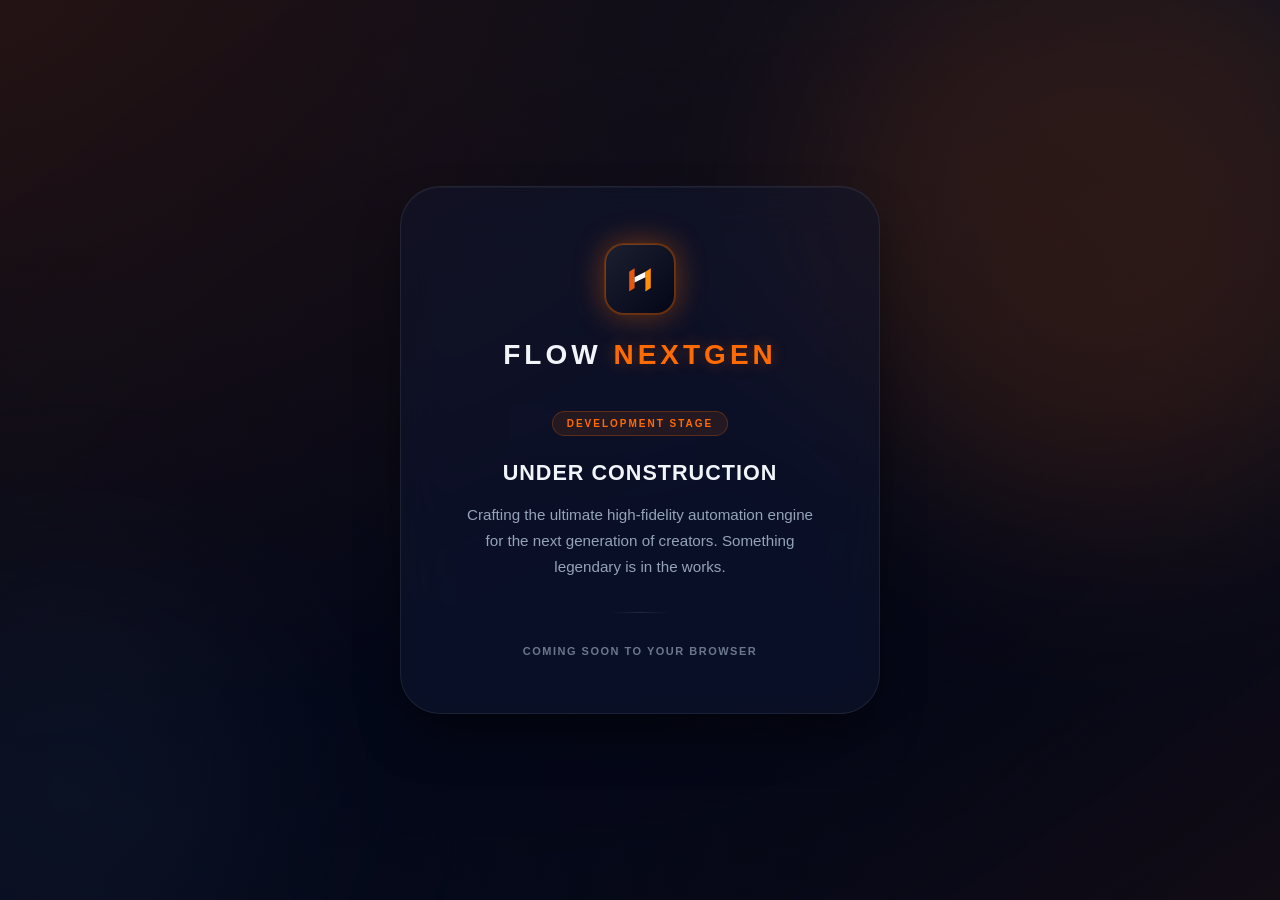
<file: index.html>
<!DOCTYPE html>
<html lang="en">
<head>
    <meta charset="UTF-8">
    <meta name="viewport" content="width=device-width, initial-scale=1.0">
    <title>Flow NextGen | Coming Soon</title>
    <link rel="stylesheet" href="styles.css">
</head>
<body>
    <div class="mesh-container">
        <div class="mesh-gradient"></div>
        <div class="glow-orb" style="width: 600px; height: 600px; top: -10%; right: -10%;"></div>
        <div class="glow-orb" style="width: 400px; height: 400px; bottom: -10%; left: -10%; background: #1e293b; opacity: 0.3;"></div>
    </div>

    <div class="glass-card">
        <div class="logo-container">
            <div class="logo-icon">
                <svg viewBox="0 0 100 100" fill="none" xmlns="http://www.w3.org/2000/svg" width="36" height="36">
                    <path d="M 20 30 L 20 85 L 35 75 L 35 20 Z" fill="#E54D00" />
                    <path d="M 65 30 L 65 85 L 80 75 L 80 20 Z" fill="#FF8A00" />
                    <path d="M 35 45 L 65 30 L 65 45 L 35 60 Z" fill="#FFFFFF" />
                    <path d="M 20 30 L 27 25 L 35 20 L 28 25 Z" fill="#FFB380" opacity="0.5" />
                </svg>
            </div>
            <h1 class="brand-name">Flow <span>NextGen</span></h1>
        </div>

        <div class="status-section">
            <div class="badge">Development Stage</div>
            <h2>Under Construction</h2>
            <p>
                Crafting the ultimate high-fidelity automation engine for the next generation of creators. Something legendary is in the works.
            </p>
            
            <div class="divider"></div>
            
            <div class="footer-hint">
                Coming soon to your browser
            </div>
        </div>
    </div>
</body>
</html>
</file>
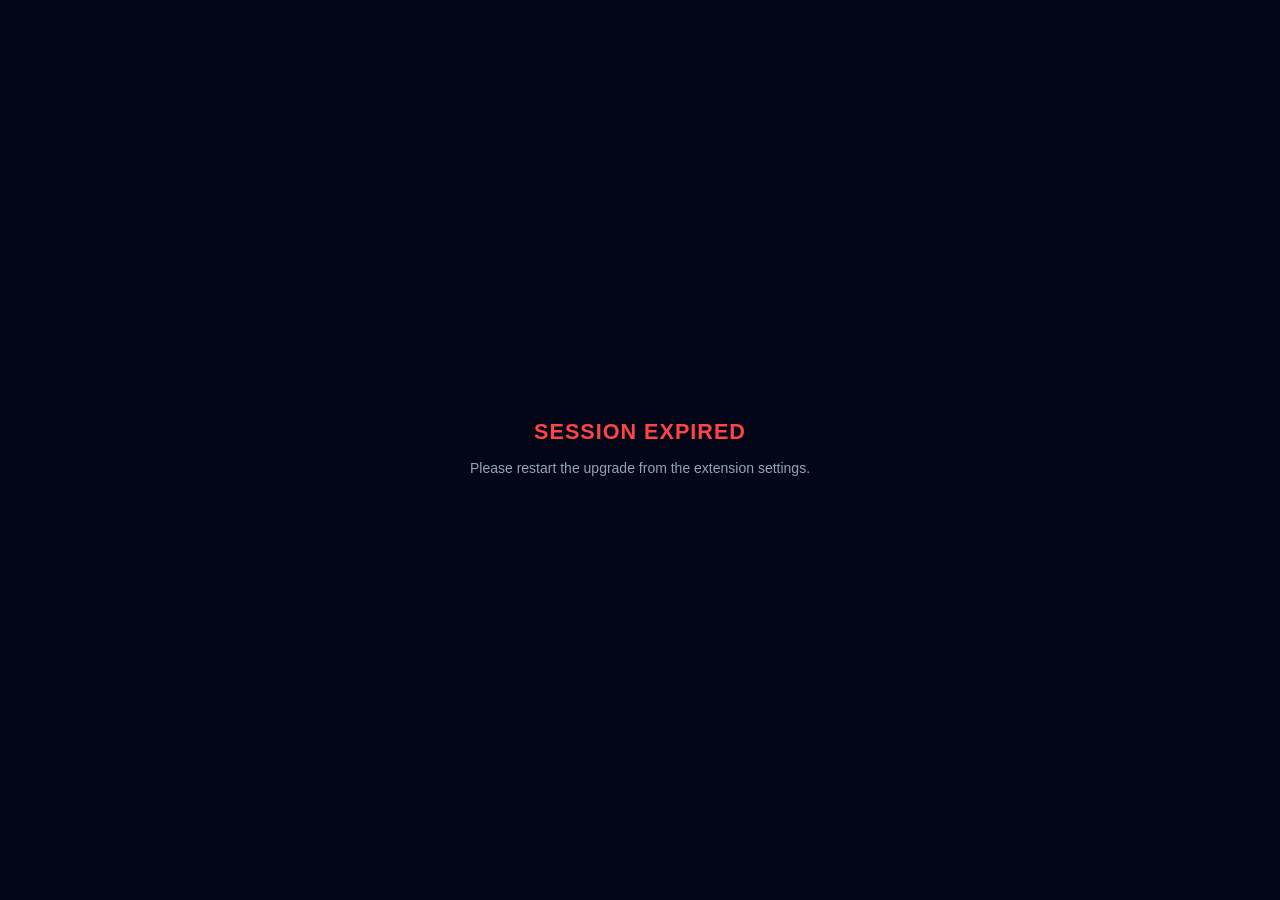
<file: pay.html>
<!DOCTYPE html>
<html lang="en">
<head>
    <meta charset="UTF-8">
    <meta name="viewport" content="width=device-width, initial-scale=1.0">
    <title>Subscribe | Flow NextGen</title>
    <link rel="stylesheet" href="styles.css">
    <script src="https://cdn.paddle.com/paddle/v2/paddle.js"></script>
    <style>
        .split-layout {
            display: flex;
            width: 100%;
            max-width: 940px;
            background: rgba(15, 23, 42, 0.4);
            backdrop-filter: blur(32px) saturate(180%);
            -webkit-backdrop-filter: blur(32px) saturate(180%);
            border: 1px solid rgba(255, 255, 255, 0.08);
            border-radius: 2rem;
            box-shadow: 0 40px 100px -20px rgba(0, 0, 0, 0.8);
            position: relative;
            z-index: 10;
            overflow: hidden;
            flex-direction: column;
            margin: 20px;
        }

        @media (min-width: 850px) {
            .split-layout {
                flex-direction: row;
                min-height: 480px;
            }
        }

        .split-left {
            flex: 0.7;
            padding: 1.5rem 1.5rem;
            display: flex;
            flex-direction: column;
            align-items: center;
            text-align: center;
            border-bottom: 1px solid rgba(255, 255, 255, 0.08);
            min-height: 100%; /* Ensure it fills parent height */
        }

        @media (min-width: 850px) {
            .split-left {
                border-bottom: none;
                border-right: 1px solid rgba(255, 255, 255, 0.08);
                padding: 2rem 1.5rem;
            }
        }

        .split-right {
            flex: 1.3;
            padding: 0.5rem 1.5rem;
            background: rgba(2, 6, 23, 0.2);
            display: flex;
            align-items: center;
            justify-content: center;
            position: relative;
        }

        .brand-name {
            font-size: 1.25rem;
            font-weight: 800;
            margin-top: 0.5rem;
            letter-spacing: -0.5px;
            line-height: 1.2;
            text-transform: none;
            display: flex;
            flex-direction: column;
            gap: 2px;
        }

        .brand-prefix {
            font-size: 0.75rem;
            color: rgba(255, 255, 255, 0.6) !important;
            text-transform: none;
            letter-spacing: 0.5px;
            font-weight: 600;
        }

        .brand-white { color: #ffffff !important; }
        .brand-orange { color: #ff6b00 !important; }

        .tagline {
            font-size: 0.8rem;
            color: var(--steel);
            line-height: 1.5;
            margin-top: 0.4rem;
            max-width: 240px;
        }

        /* CENTER CONTENT WRAPPER */
        .content-middle {
            margin: auto 0;
            width: 100%;
            display: flex;
            flex-direction: column;
            align-items: center;
            padding: 1rem 0;
        }

        .receipt-card {
            background: rgba(255, 255, 255, 0.03);
            border: 1px solid rgba(255, 255, 255, 0.05);
            border-radius: 1rem;
            padding: 1rem;
            width: 100%;
        }

        .receipt-row {
            display: flex;
            justify-content: space-between;
            margin-bottom: 0.3rem;
            font-size: 11px;
            color: var(--steel);
        }

        .receipt-total {
            border-top: 1px solid rgba(255, 255, 255, 0.1);
            padding-top: 0.5rem;
            margin-top: 0.5rem;
            font-weight: 800;
            font-size: 14px;
            color: #ff6b00;
        }

        .features-grid {
            display: grid;
            grid-template-columns: 1fr 1fr;
            gap: 8px;
            margin-top: 1rem;
            width: 100%;
            justify-items: center;
        }

        .feature-item {
            font-size: 10px;
            color: var(--steel);
            display: flex;
            align-items: center;
            gap: 5px;
            text-align: left;
            width: 110px;
        }

        .feature-item svg {
            color: #ff6b00;
            flex-shrink: 0;
        }

        /* PIN TO BOTTOM SECTION */
        .trust-section {
            margin-top: auto;
            width: 100%;
            display: flex;
            flex-direction: column;
            align-items: center;
            padding-top: 1.5rem;
        }

        .trust-badge {
            display: flex;
            align-items: center;
            justify-content: center;
            gap: 6px;
            font-size: 8px;
            text-transform: uppercase;
            letter-spacing: 1px;
            color: var(--steel);
            font-weight: 700;
            opacity: 0.6;
        }

        .legal-footer {
            display: flex;
            justify-content: center;
            gap: 12px;
            font-size: 8px;
            margin-top: 8px;
            opacity: 0.5;
            width: 100%;
        }

        .legal-footer a {
            color: var(--steel);
            text-decoration: none;
            transition: color 0.2s;
        }

        .legal-footer a:hover {
            color: #ffffff;
        }

        .checkout-frame {
            width: 100%;
            min-height: 340px;
        }
    </style>
</head>
<body>
    <div class="mesh-container">
        <div class="mesh-gradient"></div>
        <div class="glow-orb" style="width: 600px; height: 600px; top: -10%; left: -10%;"></div>
    </div>

    <div class="split-layout">
        <div class="split-left">
            <div class="logo-icon" style="width: 72px; height: 72px; padding: 12px; border-radius: 20px;">
                <svg viewBox="0 0 100 100" fill="none" xmlns="http://www.w3.org/2000/svg" width="100%" height="100%">
                    <path d="M 20 30 L 20 85 L 35 75 L 35 20 Z" fill="#E54D00" />
                    <path d="M 65 30 L 65 85 L 80 75 L 80 20 Z" fill="#FF8A00" />
                    <path d="M 35 45 L 65 30 L 65 45 L 35 60 Z" fill="#FFFFFF" />
                </svg>
            </div>
            
            <h1 class="brand-name">
                <span class="brand-prefix" style="color: rgba(255, 255, 255, 0.6) !important;">Subscribe to</span>
                <span><span class="brand-white" style="color: #ffffff !important;">FLOW</span><span class="brand-orange" style="color: #ff6b00 !important;">NextGen</span></span>
            </h1>
            <p class="tagline">Next-generation automation for Creators.</p>

            <div class="content-middle">
                <div class="receipt-card">
                    <div class="receipt-row">
                        <span>Plan</span>
                        <span style="color: var(--frost);">Flow NextGen Pro</span>
                    </div>
                    <div class="receipt-row">
                        <span>Subtotal</span>
                        <span id="dynamic-subtotal">Calculating...</span>
                    </div>
                    <div class="receipt-row">
                        <span>Tax</span>
                        <span id="dynamic-tax">--</span>
                    </div>
                    <div class="receipt-total">
                        <span>Total Due Today</span>
                        <span id="dynamic-total">Calculating...</span>
                    </div>
                </div>

                <div class="features-grid">
                    <div class="feature-item">
                        <svg width="12" height="12" viewBox="0 0 24 24" fill="none" stroke="currentColor" stroke-width="3" stroke-linecap="round" stroke-linejoin="round"><polyline points="20 6 9 17 4 12"></polyline></svg>
                        Unlimited Queue
                    </div>
                    <div class="feature-item">
                        <svg width="12" height="12" viewBox="0 0 24 24" fill="none" stroke="currentColor" stroke-width="3" stroke-linecap="round" stroke-linejoin="round"><polyline points="20 6 9 17 4 12"></polyline></svg>
                        Batch 4K DL
                    </div>
                    <div class="feature-item">
                        <svg width="12" height="12" viewBox="0 0 24 24" fill="none" stroke="currentColor" stroke-width="3" stroke-linecap="round" stroke-linejoin="round"><polyline points="20 6 9 17 4 12"></polyline></svg>
                        Character Pro
                    </div>
                    <div class="feature-item">
                        <svg width="12" height="12" viewBox="0 0 24 24" fill="none" stroke="currentColor" stroke-width="3" stroke-linecap="round" stroke-linejoin="round"><polyline points="20 6 9 17 4 12"></polyline></svg>
                        Priority Flow
                    </div>
                </div>
            </div>

            <div class="trust-section">
                <div class="trust-badge">
                    <svg width="10" height="10" viewBox="0 0 24 24" fill="none" stroke="currentColor" stroke-width="2.5" stroke-linecap="round" stroke-linejoin="round"><rect x="3" y="11" width="18" height="11" rx="2" ry="2"></rect><path d="M7 11V7a5 5 0 0 1 10 0v4"></path></svg>
                    Secure Checkout &bull; Powered by Paddle
                </div>

                <div class="legal-footer">
                    <a href="https://flownextgen.netlify.app/terms" target="_blank">Terms</a>
                    <a href="https://flownextgen.netlify.app/privacy" target="_blank">Privacy</a>
                    <a href="mailto:support.flownextgen@gmail.com">Contact</a>
                </div>
            </div>
        </div>
        
        <div class="split-right">
            <div class="checkout-frame" id="checkout-frame">
                <div class="loader-wrap" id="checkout-loader">
                    <div class="spinner"></div>
                    <div style="font-size: 10px; font-weight: 800; text-transform: uppercase; letter-spacing: 1.5px; color: var(--steel);">Initializing Secure Gateway</div>
                </div>
            </div>
        </div>
    </div>

    <script>
        const urlParams = new URLSearchParams(window.location.search);
        const email = urlParams.get('email');
        const transactionId = urlParams.get('_ptxn');

        if (transactionId) {
            const cleanUrl = new URL(window.location.href);
            cleanUrl.searchParams.delete('_ptxn');
            window.history.replaceState({}, document.title, cleanUrl.toString());
        }

        if (!transactionId) {
            document.body.innerHTML = `
                <div style="display: flex; align-items: center; justify-content: center; height: 100vh; text-align: center; color: #ff4444;">
                    <div>
                        <h2 style="margin-bottom: 12px;">Session Expired</h2>
                        <p style="color: var(--steel); font-size: 14px;">Please restart the upgrade from the extension settings.</p>
                    </div>
                </div>
            `;
        } else {
            try {
                Paddle.Environment.set('sandbox'); 
                
                Paddle.Initialize({ 
                    token: 'test_642b6f7a9376de533fddfde430b',
                    checkout: {
                        settings: {
                            displayMode: "inline",
                            frameTarget: "checkout-frame",
                            frameInitialHeight: 340,
                            frameStyle: "width: 100%; min-width: 312px; background-color: transparent; border: none;",
                            theme: "dark",
                            allowLogout: false
                        }
                    },
                    eventCallback: function(event) {
                        if (event.name === 'checkout.loaded' || event.name === 'checkout.updated') {
                            document.getElementById('checkout-loader').style.display = 'none';
                            
                            const data = event.data;
                            if (data && data.totals) {
                                const totals = data.totals;
                                const currency = data.currency_code === 'USD' ? '$' : (data.currency_code || '$');
                                
                                const subtotal = parseFloat(totals.subtotal).toFixed(2);
                                const tax = parseFloat(totals.tax).toFixed(2);
                                const total = parseFloat(totals.total).toFixed(2);

                                document.getElementById('dynamic-subtotal').innerText = currency + subtotal;
                                document.getElementById('dynamic-tax').innerText = currency + tax;
                                document.getElementById('dynamic-total').innerText = currency + total;
                            }
                        }
                        if (event.name === 'checkout.completed') {
                            window.location.href = 'success.html';
                        }
                        if (event.name === 'checkout.closed') {
                            document.body.innerHTML = `
                                <div style="display: flex; align-items: center; justify-content: center; height: 100vh; text-align: center;">
                                    <div>
                                        <h2 style="margin-bottom: 16px;">Checkout Canceled</h2>
                                        <p style="color: var(--steel); font-size: 14px; margin-bottom: 24px;">The transaction was closed. You can safely close this tab.</p>
                                        <button onclick="window.close()" class="btn" style="max-width: 200px;">Close Window</button>
                                    </div>
                                </div>
                            `;
                        }
                    }
                });

                 Paddle.Checkout.open({
                    transactionId: transactionId,
                    customer: {
                        email: email
                    }
                });
            } catch (err) {
                console.error("Initialization Error:", err);
            }
        }
    </script>
</body>
</html>
</file>
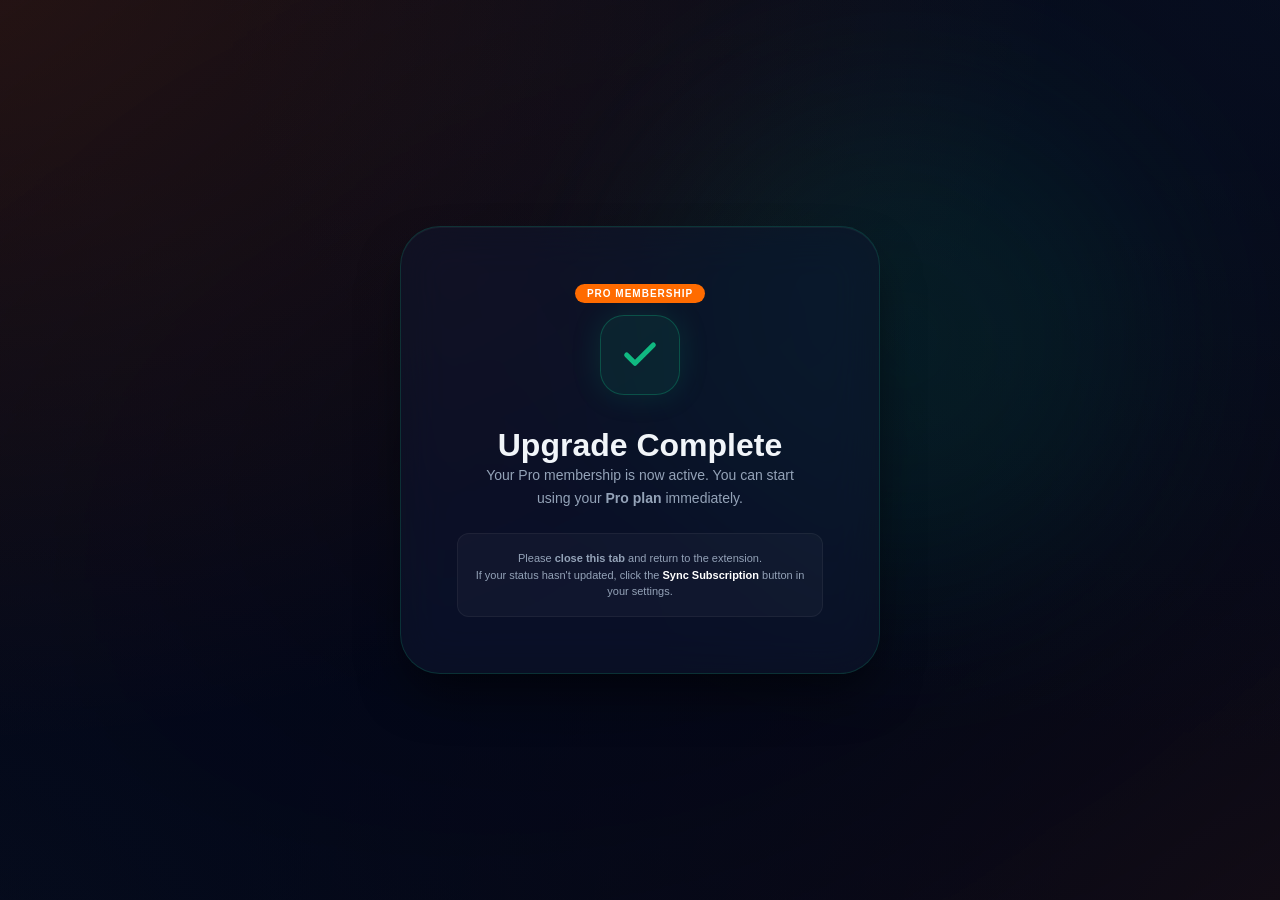
<file: success.html>
<!DOCTYPE html>
<html lang="en">
<head>
    <meta charset="UTF-8">
    <meta name="viewport" content="width=device-width, initial-scale=1.0">
    <title>Upgrade Complete | Flow NextGen</title>
    <link rel="stylesheet" href="styles.css">
    <style>
        .icon-container {
            width: 80px;
            height: 80px;
            margin: 0 auto 32px;
            background: rgba(16, 185, 129, 0.1);
            border: 1px solid rgba(16, 185, 129, 0.3);
            border-radius: 24px;
            display: flex;
            align-items: center;
            justify-content: center;
            color: var(--emerald);
            box-shadow: 0 0 30px rgba(16, 185, 129, 0.15);
        }
        .pro-badge {
            background: #ff6b00;
            color: #ffffff;
            font-size: 10px;
            font-weight: 900;
            padding: 4px 12px;
            border-radius: 100px;
            text-transform: uppercase;
            letter-spacing: 1px;
            margin-bottom: 12px;
            display: inline-block;
        }
    </style>
</head>
<body>
    <div class="mesh-container">
        <div class="mesh-gradient"></div>
        <div class="glow-orb" style="width: 500px; height: 500px; top: 10%; right: 10%; background: var(--emerald); opacity: 0.1;"></div>
    </div>

    <div class="glass-card" style="border-color: rgba(16, 185, 129, 0.2); text-align: center;">
        <div class="pro-badge">Pro Membership</div>
        <div class="icon-container">
            <svg width="40" height="40" viewBox="0 0 24 24" fill="none" stroke="currentColor" stroke-width="3" stroke-linecap="round" stroke-linejoin="round">
                <polyline points="20 6 9 17 4 12"></polyline>
            </svg>
        </div>
        <h1>Upgrade Complete</h1>
        <p style="color: var(--steel); font-size: 14px; line-height: 1.6; max-width: 320px; margin: 0 auto 24px;">Your Pro membership is now active. You can start using your <strong>Pro plan</strong> immediately.</p>
        
        <div style="background: rgba(255, 255, 255, 0.03); border: 1px solid rgba(255, 255, 255, 0.05); border-radius: 12px; padding: 16px; margin-top: 8px;">
            <p style="font-size: 11px; color: var(--steel); line-height: 1.5; margin: 0;">
                Please <strong>close this tab</strong> and return to the extension. <br/>
                If your status hasn't updated, click the <span style="color: #ffffff; font-weight: 700;">Sync Subscription</span> button in your settings.
            </p>
        </div>
    </div>
</body>
</html>
</file>
<file: styles.css>
/* 
   Flow NextGen - Global Brand Styles 
   Theme: Cyber-Orange / Dark Mode / High-Fidelity Glassmorphism
*/

:root {
    --obsidian: #020617;
    --onyx: #0f172a;
    --orange: #ff6b00;
    --orange-glow: rgba(255, 107, 0, 0.4);
    --frost: #f1f5f9;
    --steel: #94a3b8;
    --emerald: #10b981;
}

* {
    margin: 0;
    padding: 0;
    box-sizing: border-box;
}

body {
    background-color: var(--obsidian);
    color: var(--frost);
    font-family: 'Inter', -apple-system, BlinkMacSystemFont, "Segoe UI", Roboto, sans-serif;
    display: flex;
    align-items: center;
    justify-content: center;
    min-height: 100vh;
    overflow: hidden;
}

/* --- High-Fidelity Background Mesh --- */
.mesh-container {
    position: fixed;
    inset: 0;
    z-index: 0;
    pointer-events: none;
    overflow: hidden;
}

.mesh-gradient {
    position: absolute;
    width: 140%;
    height: 140%;
    top: -20%;
    left: -20%;
    background-image: 
        radial-gradient(at 10% 10%, rgba(255, 107, 0, 0.15) 0px, transparent 50%),
        radial-gradient(at 90% 10%, rgba(15, 23, 42, 0.5) 0px, transparent 50%),
        radial-gradient(at 50% 50%, rgba(2, 6, 23, 1) 0px, transparent 100%),
        radial-gradient(at 10% 90%, rgba(15, 23, 42, 0.5) 0px, transparent 50%),
        radial-gradient(at 90% 90%, rgba(255, 107, 0, 0.1) 0px, transparent 50%);
    animation: mesh-float 30s ease-in-out infinite alternate;
}

@keyframes mesh-float {
    0% { transform: translate(0, 0) rotate(0deg); }
    100% { transform: translate(-5%, -5%) rotate(2deg); }
}

.glow-orb {
    position: absolute;
    border-radius: 50%;
    background: var(--orange);
    filter: blur(100px);
    opacity: 0.15;
    animation: orb-float 20s infinite alternate;
}

@keyframes orb-float {
    from { transform: translate(-10%, -10%) scale(1); }
    to { transform: translate(10%, 10%) scale(1.3); }
}

/* --- Reusable Glass Card --- */
.glass-card {
    background: rgba(15, 23, 42, 0.6);
    backdrop-filter: blur(24px) saturate(180%);
    -webkit-backdrop-filter: blur(24px) saturate(180%);
    border: 1px solid rgba(255, 255, 255, 0.08);
    border-radius: 2.5rem;
    padding: 3.5rem;
    text-align: center;
    width: 100%;
    max-width: 480px;
    box-shadow: 
        0 25px 50px -12px rgba(0, 0, 0, 0.6),
        inset 0 1px 1px rgba(255, 255, 255, 0.05);
    position: relative;
    z-index: 10;
}

.logo-container {
    margin-bottom: 2.5rem;
    display: flex;
    flex-direction: column;
    align-items: center;
    gap: 0.5rem;
}

.logo-icon {
    width: 72px;
    height: 72px;
    background: var(--obsidian);
    border: 2px solid rgba(255, 107, 0, 0.4);
    border-radius: 20px;
    display: flex;
    align-items: center;
    justify-content: center;
    box-shadow: 0 0 30px var(--orange-glow);
    margin-bottom: 1rem;
    position: relative;
}

.logo-icon::after {
    content: '';
    position: absolute;
    inset: -1px;
    border-radius: inherit;
    background: linear-gradient(135deg, rgba(255, 255, 255, 0.1), transparent);
    pointer-events: none;
}

.brand-name {
    font-size: 1.75rem;
    font-weight: 900;
    text-transform: uppercase;
    letter-spacing: 4px;
    color: var(--frost);
}

.brand-name span {
    color: var(--orange);
    text-shadow: 0 0 15px rgba(255, 107, 0, 0.3);
}

.badge {
    display: inline-block;
    padding: 6px 14px;
    background: rgba(255, 107, 0, 0.1);
    border: 1px solid rgba(255, 107, 0, 0.25);
    border-radius: 100px;
    color: var(--orange);
    font-size: 10px;
    font-weight: 800;
    text-transform: uppercase;
    letter-spacing: 2px;
    margin-bottom: 1.5rem;
}

h2 {
    font-size: 1.35rem;
    font-weight: 900;
    text-transform: uppercase;
    letter-spacing: 1px;
    margin-bottom: 1rem;
}

p {
    color: var(--steel);
    font-size: 0.95rem;
    line-height: 1.7;
    font-weight: 500;
}

.divider {
    height: 1px;
    width: 60px;
    background: linear-gradient(to right, transparent, rgba(255, 255, 255, 0.1), transparent);
    margin: 2rem auto;
}

.footer-hint {
    font-size: 11px;
    color: var(--steel);
    font-weight: 700;
    text-transform: uppercase;
    letter-spacing: 1.5px;
    opacity: 0.7;
}

/* --- Shared Components --- */
.spinner {
    width: 24px;
    height: 24px;
    border: 3px solid rgba(255, 107, 0, 0.1);
    border-top: 3px solid var(--orange);
    border-radius: 50%;
    animation: spin 1s linear infinite;
    margin: 0 auto 1.5rem;
}

@keyframes spin {
    0% { transform: rotate(0deg); }
    100% { transform: rotate(360deg); }
}

.btn {
    display: inline-block;
    width: 100%;
    padding: 16px;
    background: var(--frost);
    color: var(--obsidian);
    text-decoration: none;
    border-radius: 16px;
    font-size: 12px;
    font-weight: 900;
    text-transform: uppercase;
    letter-spacing: 1.5px;
    transition: all 0.3s cubic-bezier(0.4, 0, 0.2, 1);
    border: none;
    cursor: pointer;
}

.btn:hover {
    transform: translateY(-2px);
    box-shadow: 0 8px 25px rgba(255, 255, 255, 0.15);
    background: #ffffff;
}
</file>
